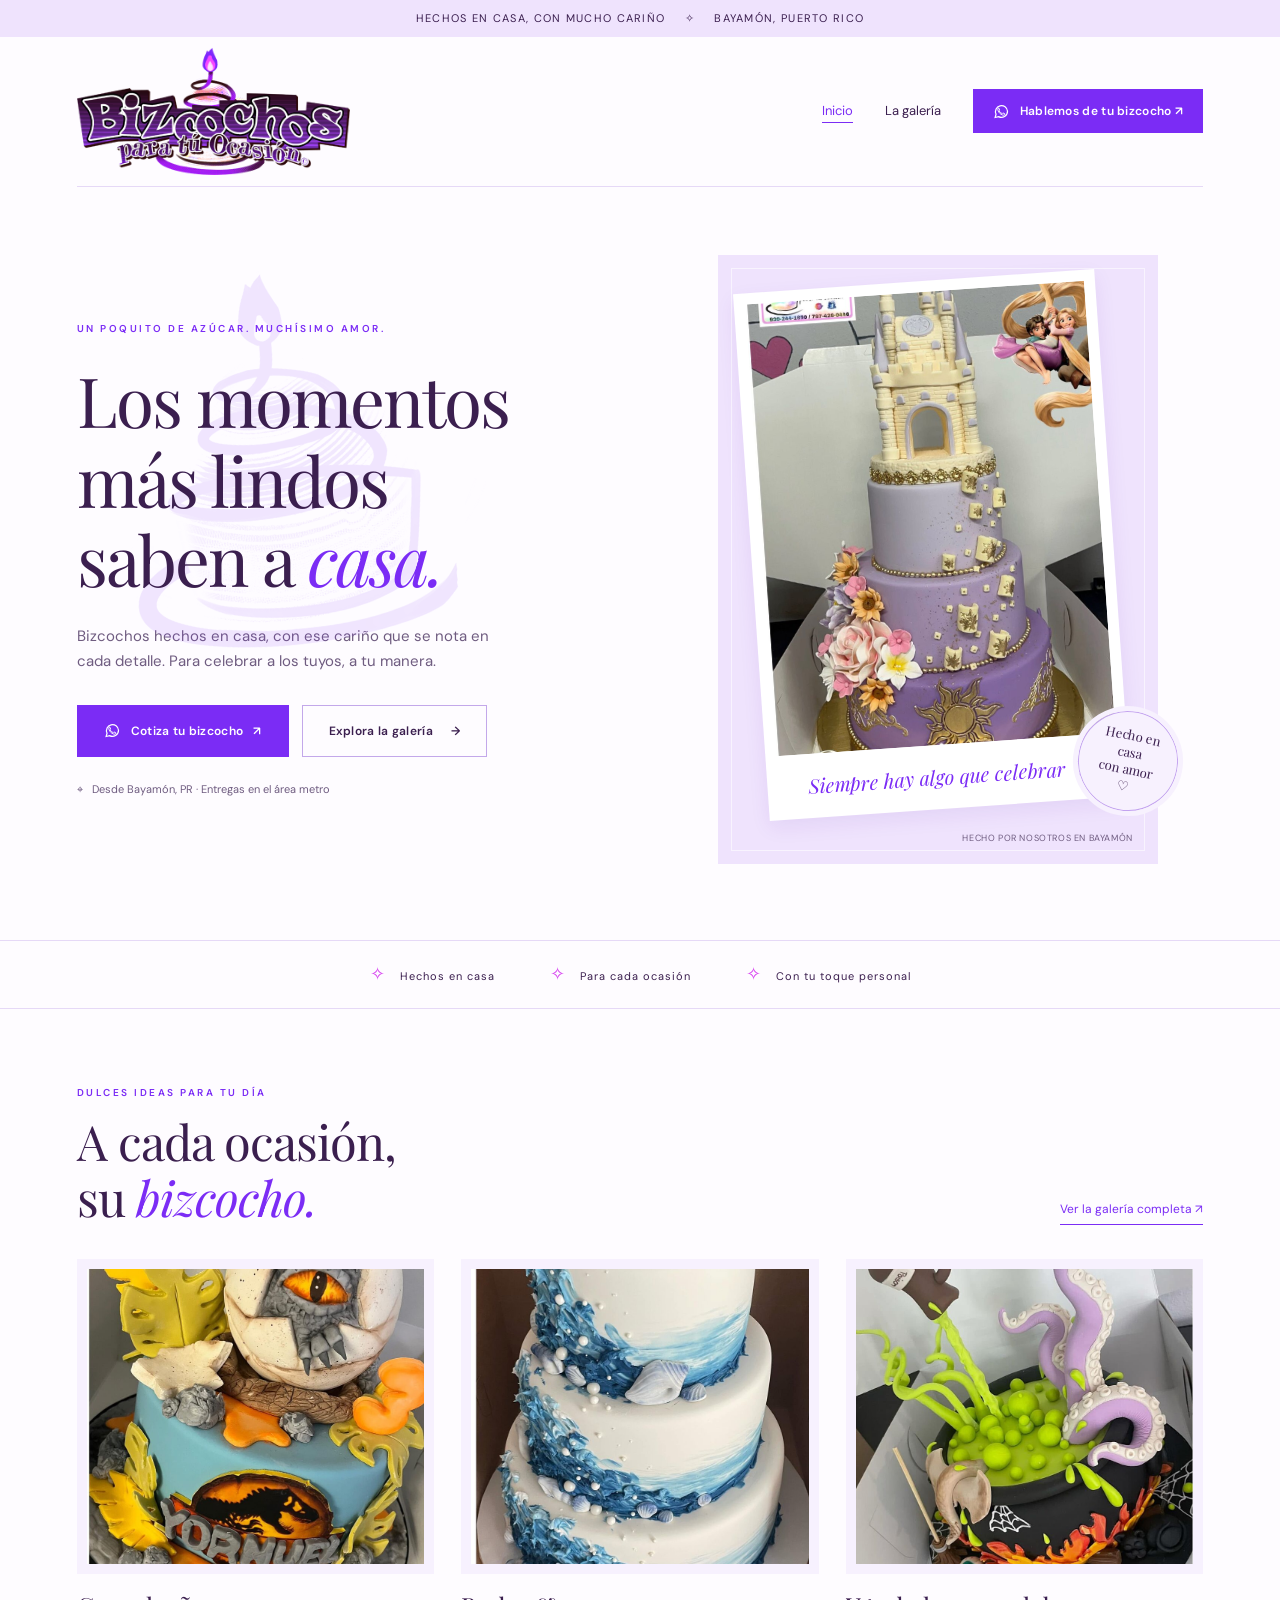
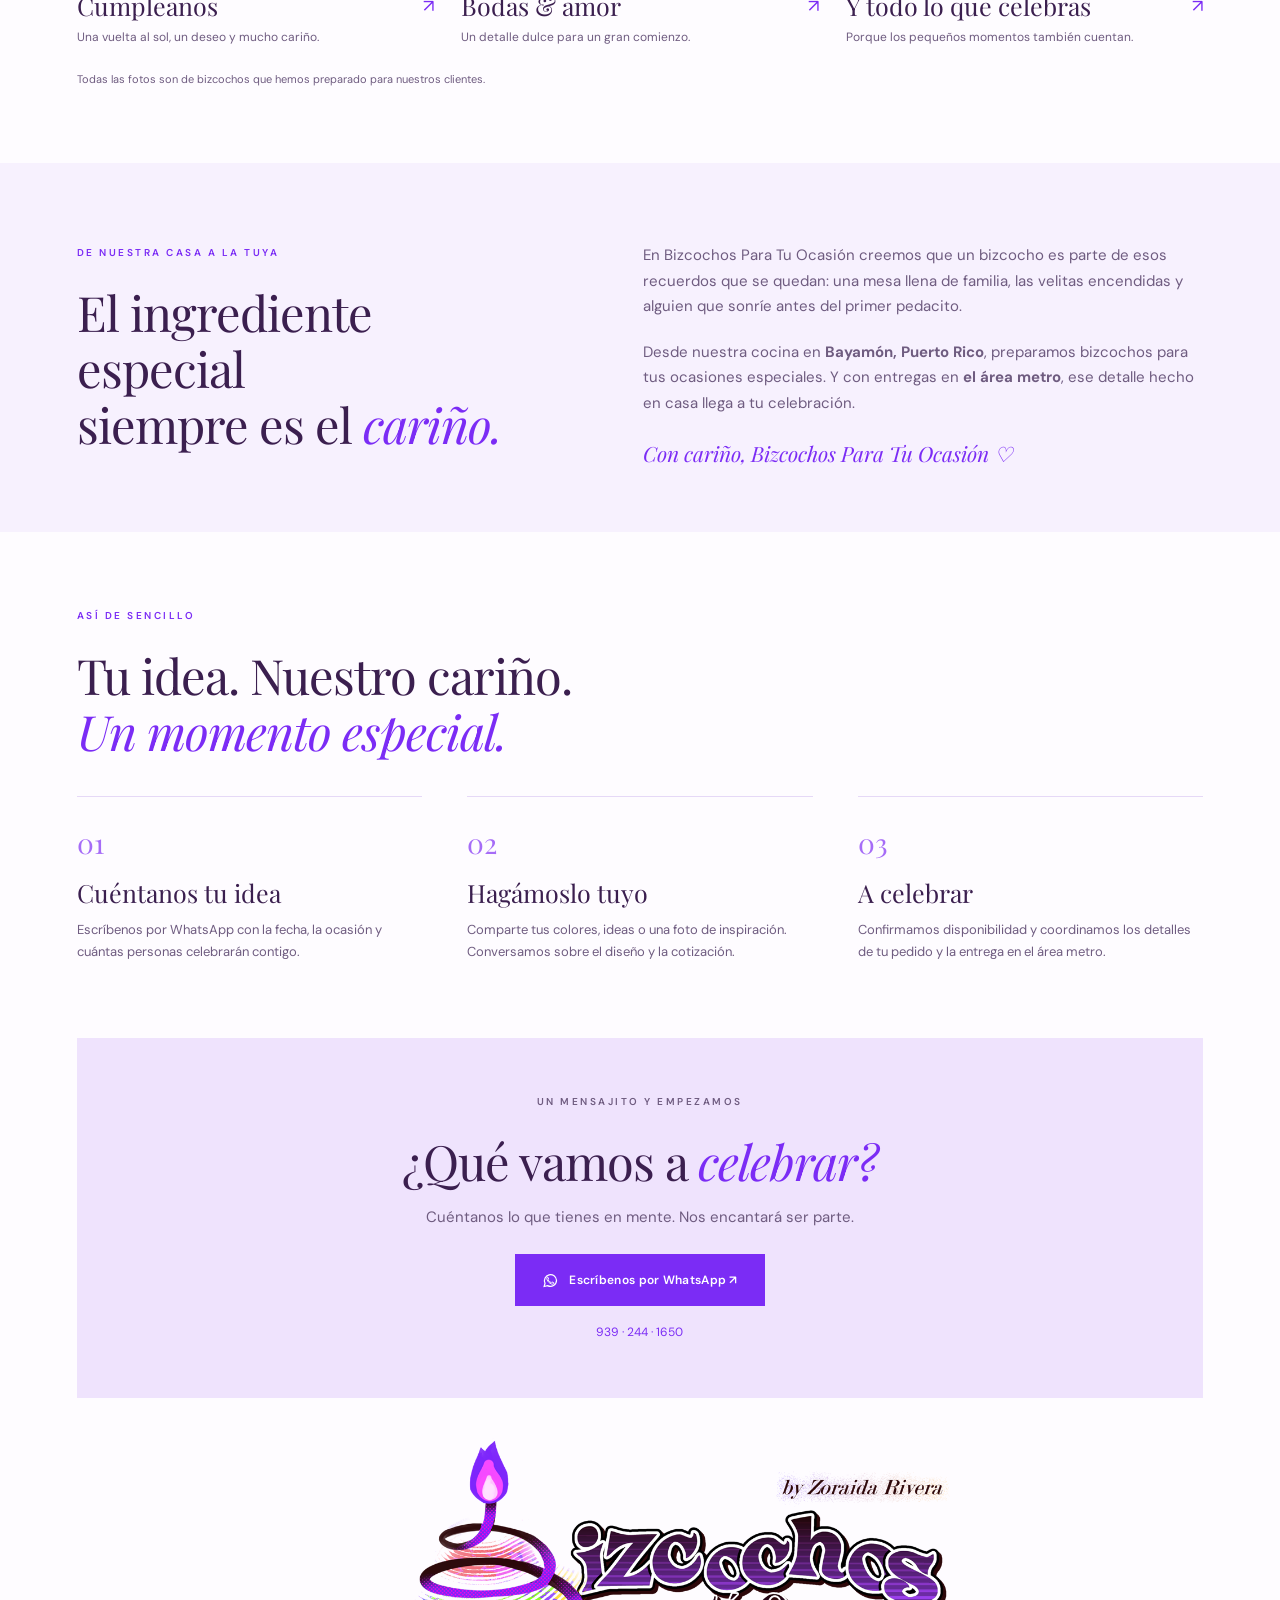
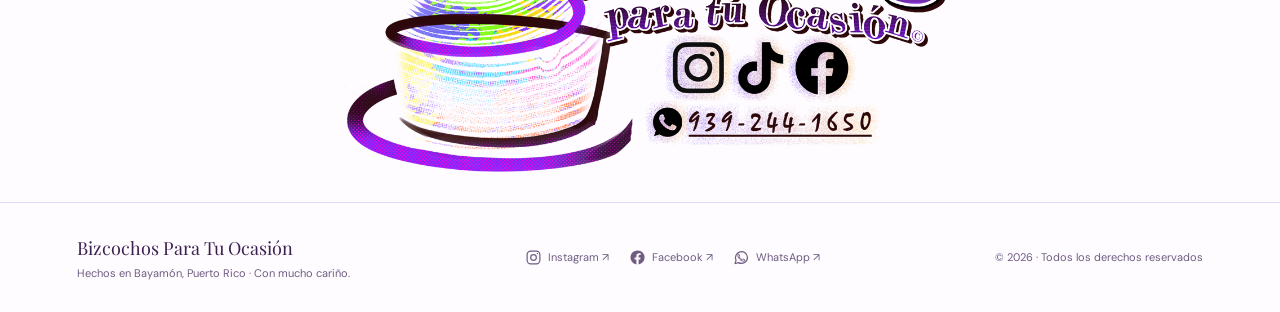
<file: index.html>
<!doctype html><html lang="es-PR"><head><meta charset="utf-8"><meta name="viewport" content="width=device-width, initial-scale=1"><title>Bizcochos en Bayamón | Bizcochos Para Tu Ocasión</title><meta name="description" content="Bizcochos hechos en casa en Bayamón, Puerto Rico, para cumpleaños, bodas y ocasiones especiales. Entregas en el área metro. Cotiza por WhatsApp al 939-244-1650."><link rel="canonical" href="https://bizcochosparatuocasion.com/"><meta name="theme-color" content="#7b2cf5"><meta property="og:type" content="website"><meta property="og:locale" content="es_PR"><meta property="og:title" content="Bizcochos Para Tu Ocasión · Bayamón, PR"><meta property="og:description" content="Un bizcocho hecho en casa. Un recuerdo para siempre. Entregas en el área metro de Puerto Rico."><meta property="og:url" content="https://bizcochosparatuocasion.com/"><link rel="icon" href="logos/favicon-32.png" type="image/png" sizes="32x32"><link rel="apple-touch-icon" href="logos/apple-touch-icon.png"><meta property="og:image" content="https://bizcochosparatuocasion.com/logos/banner.jpg"><link rel="stylesheet" href="styles.css?v=9d3d3667"><script src="site.js?v=ee34969c" defer></script><script type="application/ld+json">{"@context":"https://schema.org","@type":"Bakery","@id":"https://bizcochosparatuocasion.com/#business","name":"Bizcochos Para Tu Ocasión","url":"https://bizcochosparatuocasion.com/","telephone":"+1-939-244-1650","logo":"https://bizcochosparatuocasion.com/logos/logo-512.png","image":"https://bizcochosparatuocasion.com/logos/banner.jpg","description":"Bizcochos hechos en casa en Bayamón, Puerto Rico. Entregas en el área metro.","address":{"@type":"PostalAddress","addressLocality":"Bayamón","addressRegion":"PR","addressCountry":"US"},"areaServed":{"@type":"Place","name":"Área metropolitana de San Juan, Puerto Rico"},"sameAs":["https://www.instagram.com/bizcochos_para_tu_ocasion/","https://www.facebook.com/people/Bizcochos-para-t%C3%BA-Ocasi%C3%B3n/100064667080641/"]}</script></head><body><a class="skip" href="#contenido">Saltar al contenido</a><div class="announcement">HECHOS EN CASA, CON MUCHO CARIÑO <span>✧</span> BAYAMÓN, PUERTO RICO</div><header class="header wrap"><a class="brand" href="index.html" aria-label="Bizcochos Para Tu Ocasión, inicio"><img src="logos/logo-header.png" alt="Bizcochos Para Tu Ocasión" width="640" height="300"></a><nav class="nav" aria-label="Navegación principal"><a href="index.html" aria-current="page">Inicio</a><a href="galeria.html" >La galería</a><a class="button" href="https://wa.me/19392441650" data-whatsapp><svg viewBox="0 0 24 24" aria-hidden="true" focusable="false" fill="none" stroke="currentColor" stroke-width="1.7"><path d="M20.5 11.7a8.5 8.5 0 0 1-12.6 7.5L3 20.5l1.3-4.7a8.5 8.5 0 1 1 16.2-4.1Z"/><path d="m8 7 1.5 3-1 1c1 2 2.5 3.2 4.5 4l1-1 3 1.5c-.5 2-2 2-3.5 1.5-3-1-5.5-3.5-6.5-6.5C6.5 9 6.5 7.5 8 7Z" stroke-width="1.3"/></svg>Hablemos de tu bizcocho ↗</a></nav></header><main id="contenido"><section class="hero wrap"><div class="hero-copy"><p class="eyebrow">UN POQUITO DE AZÚCAR. MUCHÍSIMO AMOR.</p><h1>Los momentos<br>más lindos<br>saben a <em>casa.</em></h1><p>Bizcochos hechos en casa, con ese cariño que se nota en cada detalle. Para celebrar a los tuyos, a tu manera.</p><div class="actions"><a class="button" href="https://wa.me/19392441650" data-whatsapp><svg viewBox="0 0 24 24" aria-hidden="true" focusable="false" fill="none" stroke="currentColor" stroke-width="1.7"><path d="M20.5 11.7a8.5 8.5 0 0 1-12.6 7.5L3 20.5l1.3-4.7a8.5 8.5 0 1 1 16.2-4.1Z"/><path d="m8 7 1.5 3-1 1c1 2 2.5 3.2 4.5 4l1-1 3 1.5c-.5 2-2 2-3.5 1.5-3-1-5.5-3.5-6.5-6.5C6.5 9 6.5 7.5 8 7Z" stroke-width="1.3"/></svg>Cotiza tu bizcocho <span>↗</span></a><a class="button light" href="galeria.html">Explora la galería <span>→</span></a></div><div class="local-note"><span aria-hidden="true">⌖</span> Desde Bayamón, PR · Entregas en el área metro</div></div><div class="hero-art"><figure class="hero-photo"><div class="slides"><img src="fotos/inicio/torre-de-rapunzel.jpg" alt="Bizcocho de cinco pisos en lila con la torre de Rapunzel y flores" width="868" height="1400" class="active" fetchpriority="high"><img src="fotos/inicio/dulces-y-helados.jpg" alt="Bizcocho de cumpleaños pastel con helados, paletas y dulces" width="900" height="1386" loading="lazy"><img src="fotos/inicio/turquesa-y-dorado-con-flores.jpg" alt="Bizcocho de cuatro pisos turquesa y dorado con flores de azúcar" width="813" height="1400" loading="lazy"><img src="fotos/inicio/la-sirenita.jpg" alt="Bizcocho de La Sirenita con corales y conchas" width="900" height="1024" loading="lazy"><img src="fotos/inicio/80-anos-azul-y-dorado.jpg" alt="Bizcocho de 80 años en azul y dorado" width="900" height="1365" loading="lazy"><img src="fotos/inicio/casita-de-hadas.jpg" alt="Bizcocho de cumpleaños de tres pisos con casita de hadas, flores y hongos" width="800" height="1260" loading="lazy"><img src="fotos/inicio/encaje-blanco-y-perlas.jpg" alt="Bizcocho de boda blanco de cuatro pisos con encaje, perlas y rosas" width="800" height="1118" loading="lazy"></div><figcaption class="handwritten">Siempre hay algo que celebrar ♡</figcaption></figure><div class="seal">Hecho en casa<br>con amor<br>♡</div><p class="photo-note">HECHO POR NOSOTROS EN BAYAMÓN</p></div></section><div class="values"><span>Hechos en casa</span><span>Para cada ocasión</span><span>Con tu toque personal</span></div><section class="section wrap"><div class="section-heading"><div><p class="eyebrow">DULCES IDEAS PARA TU DÍA</p><h2>A cada ocasión,<br>su <em>bizcocho.</em></h2></div><a class="text-link" href="galeria.html">Ver la galería completa ↗</a></div><div class="cake-grid"><figure class="cake-card"><a href="galeria.html"><div class="image-frame"><img src="fotos/inicio/huevo-de-dinosaurio.jpg" alt="Bizcocho de cumpleaños de dinosaurios con un huevo roto y hojas tropicales" width="900" height="1258" loading="lazy"></div><figcaption><h3>Cumpleaños</h3><span>↗</span></figcaption><p>Una vuelta al sol, un deseo y mucho cariño.</p></a></figure><figure class="cake-card"><a href="galeria.html"><div class="image-frame"><img src="fotos/inicio/olas-azules.jpg" alt="Bizcocho blanco de tres pisos con olas azules, perlas y conchas" width="882" height="1400" loading="lazy"></div><figcaption><h3>Bodas & amor</h3><span>↗</span></figcaption><p>Un detalle dulce para un gran comienzo.</p></a></figure><figure class="cake-card"><a href="galeria.html"><div class="image-frame"><img src="fotos/inicio/halloween-caldero.jpg" alt="Bizcocho de Halloween con un caldero burbujeante y tentáculos" width="900" height="1200" loading="lazy"></div><figcaption><h3>Y todo lo que celebras</h3><span>↗</span></figcaption><p>Porque los pequeños momentos también cuentan.</p></a></figure></div><p class="disclaimer">Todas las fotos son de bizcochos que hemos preparado para nuestros clientes.</p></section><section class="story"><div class="wrap story-inner"><div><p class="eyebrow">DE NUESTRA CASA A LA TUYA</p><h2>El ingrediente especial<br>siempre es el <em>cariño.</em></h2></div><div><p>En Bizcochos Para Tu Ocasión creemos que un bizcocho es parte de esos recuerdos que se quedan: una mesa llena de familia, las velitas encendidas y alguien que sonríe antes del primer pedacito.</p><p>Desde nuestra cocina en <strong>Bayamón, Puerto Rico</strong>, preparamos bizcochos para tus ocasiones especiales. Y con entregas en <strong>el área metro</strong>, ese detalle hecho en casa llega a tu celebración.</p><span class="story-signature">Con cariño, Bizcochos Para Tu Ocasión ♡</span></div></div></section><section class="section wrap"><p class="eyebrow">ASÍ DE SENCILLO</p><h2>Tu idea. Nuestro cariño.<br><em>Un momento especial.</em></h2><div class="steps"><div class="step"><span class="number">01</span><h3>Cuéntanos tu idea</h3><p>Escríbenos por WhatsApp con la fecha, la ocasión y cuántas personas celebrarán contigo.</p></div><div class="step"><span class="number">02</span><h3>Hagámoslo tuyo</h3><p>Comparte tus colores, ideas o una foto de inspiración. Conversamos sobre el diseño y la cotización.</p></div><div class="step"><span class="number">03</span><h3>A celebrar</h3><p>Confirmamos disponibilidad y coordinamos los detalles de tu pedido y la entrega en el área metro.</p></div></div></section><section class="contact wrap" id="contacto"><p class="eyebrow">UN MENSAJITO Y EMPEZAMOS</p><h2>¿Qué vamos a <em>celebrar?</em></h2><p>Cuéntanos lo que tienes en mente. Nos encantará ser parte.</p><a class="button" href="https://wa.me/19392441650" data-whatsapp><svg viewBox="0 0 24 24" aria-hidden="true" focusable="false" fill="none" stroke="currentColor" stroke-width="1.7"><path d="M20.5 11.7a8.5 8.5 0 0 1-12.6 7.5L3 20.5l1.3-4.7a8.5 8.5 0 1 1 16.2-4.1Z"/><path d="m8 7 1.5 3-1 1c1 2 2.5 3.2 4.5 4l1-1 3 1.5c-.5 2-2 2-3.5 1.5-3-1-5.5-3.5-6.5-6.5C6.5 9 6.5 7.5 8 7Z" stroke-width="1.3"/></svg>Escríbenos por WhatsApp ↗</a><a class="phone" href="tel:+19392441650">939 · 244 · 1650</a></section></main><div class="footer-banner wrap"><img src="logos/banner-footer.png" alt="Bizcochos Para Tu Ocasión by Zoraida Rivera · Instagram, TikTok y Facebook · WhatsApp 939-244-1650" width="1100" height="593" loading="lazy"></div><footer><div class="wrap footer-inner"><div><div class="footer-name">Bizcochos Para Tu Ocasión</div><span>Hechos en Bayamón, Puerto Rico · Con mucho cariño.</span></div><div class="footer-links"><a href="https://www.instagram.com/bizcochos_para_tu_ocasion/"><svg viewBox="0 0 24 24" aria-hidden="true" focusable="false" fill="none" stroke="currentColor" stroke-width="1.7"><rect x="3" y="3" width="18" height="18" rx="5"/><circle cx="12" cy="12" r="4"/><circle cx="17.5" cy="6.5" r="1" fill="currentColor" stroke="none"/></svg> Instagram ↗</a><a href="https://www.facebook.com/people/Bizcochos-para-t%C3%BA-Ocasi%C3%B3n/100064667080641/"><svg viewBox="0 0 24 24" aria-hidden="true" focusable="false" fill="currentColor"><path d="M22 12a10 10 0 1 0-11.56 9.88v-6.99H7.9V12h2.54V9.8c0-2.5 1.49-3.89 3.77-3.89 1.09 0 2.23.2 2.23.2v2.45h-1.26c-1.24 0-1.62.77-1.62 1.56V12h2.77l-.44 2.89h-2.33v6.99A10 10 0 0 0 22 12Z"/></svg> Facebook ↗</a><a href="https://wa.me/19392441650" data-whatsapp><svg viewBox="0 0 24 24" aria-hidden="true" focusable="false" fill="none" stroke="currentColor" stroke-width="1.7"><path d="M20.5 11.7a8.5 8.5 0 0 1-12.6 7.5L3 20.5l1.3-4.7a8.5 8.5 0 1 1 16.2-4.1Z"/><path d="m8 7 1.5 3-1 1c1 2 2.5 3.2 4.5 4l1-1 3 1.5c-.5 2-2 2-3.5 1.5-3-1-5.5-3.5-6.5-6.5C6.5 9 6.5 7.5 8 7Z" stroke-width="1.3"/></svg> WhatsApp ↗</a></div><span>© 2026 · Todos los derechos reservados</span></div></footer></body></html>
</file>
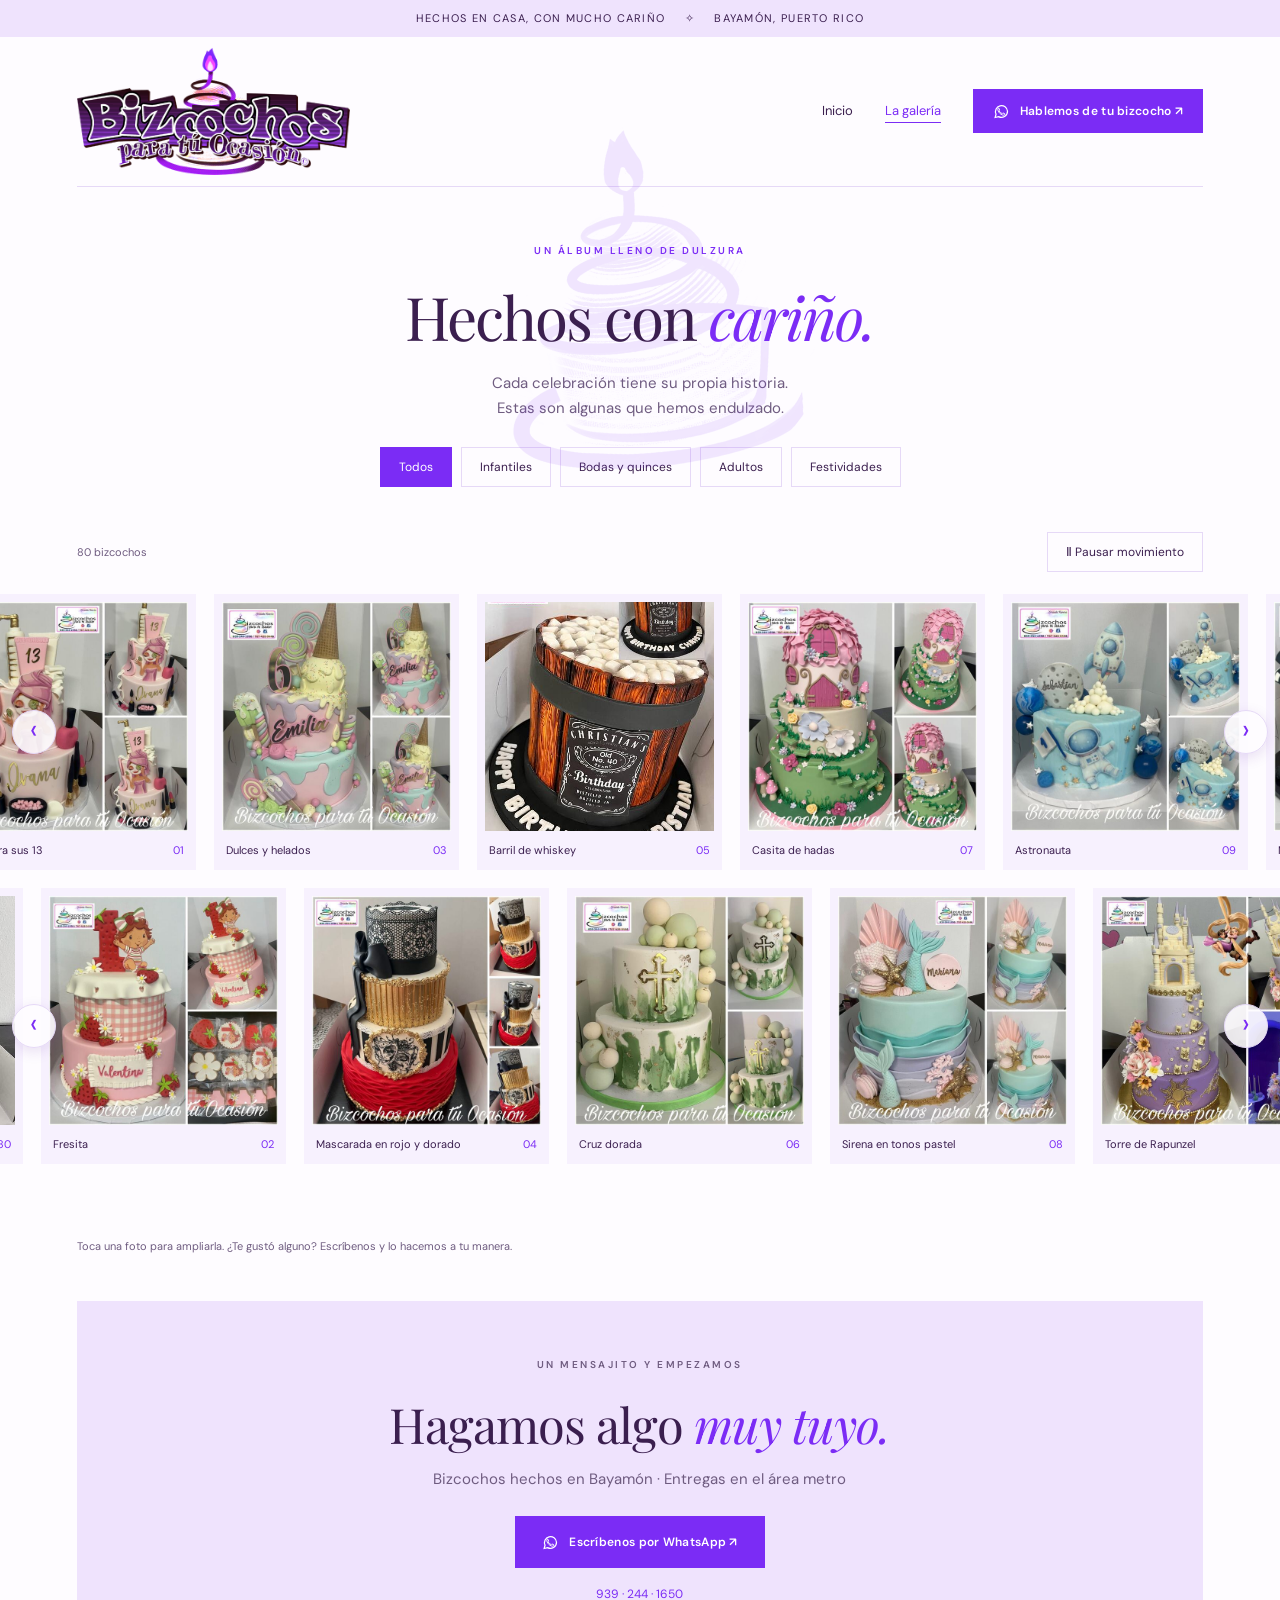
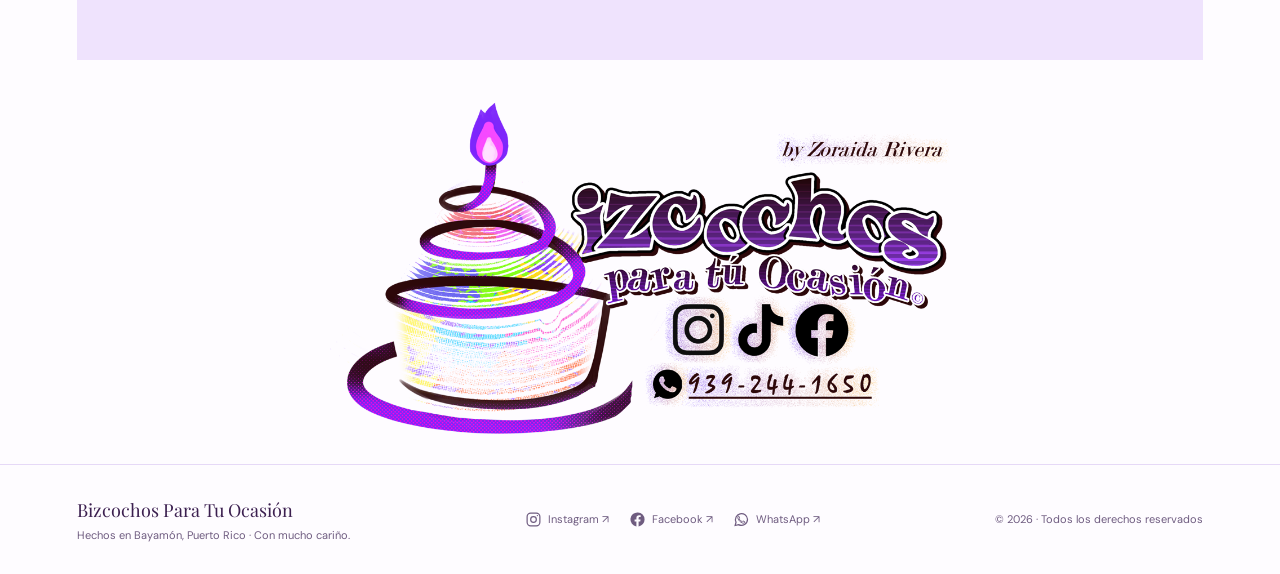
<file: galeria.html>
<!doctype html><html lang="es-PR"><head><meta charset="utf-8"><meta name="viewport" content="width=device-width, initial-scale=1"><title>Galería de bizcochos | Bizcochos Para Tu Ocasión</title><meta name="description" content="Bizcochos hechos en casa en Bayamón, Puerto Rico, para cumpleaños, bodas y ocasiones especiales. Entregas en el área metro. Cotiza por WhatsApp al 939-244-1650."><link rel="canonical" href="https://bizcochosparatuocasion.com/galeria.html"><meta name="theme-color" content="#7b2cf5"><meta property="og:type" content="website"><meta property="og:locale" content="es_PR"><meta property="og:title" content="Bizcochos Para Tu Ocasión · Bayamón, PR"><meta property="og:description" content="Un bizcocho hecho en casa. Un recuerdo para siempre. Entregas en el área metro de Puerto Rico."><meta property="og:url" content="https://bizcochosparatuocasion.com/galeria.html"><link rel="icon" href="logos/favicon-32.png" type="image/png" sizes="32x32"><link rel="apple-touch-icon" href="logos/apple-touch-icon.png"><meta property="og:image" content="https://bizcochosparatuocasion.com/logos/banner.jpg"><link rel="stylesheet" href="styles.css?v=9d3d3667"><script src="site.js?v=ee34969c" defer></script></head><body><a class="skip" href="#contenido">Saltar al contenido</a><div class="announcement">HECHOS EN CASA, CON MUCHO CARIÑO <span>✧</span> BAYAMÓN, PUERTO RICO</div><header class="header wrap"><a class="brand" href="index.html" aria-label="Bizcochos Para Tu Ocasión, inicio"><img src="logos/logo-header.png" alt="Bizcochos Para Tu Ocasión" width="640" height="300"></a><nav class="nav" aria-label="Navegación principal"><a href="index.html" >Inicio</a><a href="galeria.html" aria-current="page">La galería</a><a class="button" href="https://wa.me/19392441650" data-whatsapp><svg viewBox="0 0 24 24" aria-hidden="true" focusable="false" fill="none" stroke="currentColor" stroke-width="1.7"><path d="M20.5 11.7a8.5 8.5 0 0 1-12.6 7.5L3 20.5l1.3-4.7a8.5 8.5 0 1 1 16.2-4.1Z"/><path d="m8 7 1.5 3-1 1c1 2 2.5 3.2 4.5 4l1-1 3 1.5c-.5 2-2 2-3.5 1.5-3-1-5.5-3.5-6.5-6.5C6.5 9 6.5 7.5 8 7Z" stroke-width="1.3"/></svg>Hablemos de tu bizcocho ↗</a></nav></header><main id="contenido"><section class="gallery-intro"><p class="eyebrow">UN ÁLBUM LLENO DE DULZURA</p><h1>Hechos con <em>cariño.</em></h1><p>Cada celebración tiene su propia historia.<br>Estas son algunas que hemos endulzado.</p><div class="gallery-controls" aria-label="Filtrar fotos"><button class="filter active" data-category="todos" aria-pressed="true">Todos</button><button class="filter " data-category="infantiles" aria-pressed="false">Infantiles</button><button class="filter " data-category="bodas-y-quinces" aria-pressed="false">Bodas y quinces</button><button class="filter " data-category="adultos" aria-pressed="false">Adultos</button><button class="filter " data-category="festividades" aria-pressed="false">Festividades</button></div></section><div class="gallery-tools wrap"><span id="gallery-count" aria-live="polite">80 bizcochos</span><button class="pause" aria-pressed="false">Ⅱ Pausar movimiento</button></div><div class="gallery-stage" aria-label="Galería de nuestros bizcochos"></div><noscript><p class="wrap">Activa JavaScript para explorar la galería. Puedes <a href="https://www.instagram.com/bizcochos_para_tu_ocasion/">ver nuestros bizcochos en Instagram</a>.</p></noscript><div class="wrap"><p class="disclaimer" style="margin:0 0 45px">Toca una foto para ampliarla. ¿Te gustó alguno? Escríbenos y lo hacemos a tu manera.</p></div><dialog aria-labelledby="photo-title"><div class="dialog-bar"><h2 id="photo-title" style="font-size:24px">Bizcocho</h2><button type="button" aria-label="Cerrar foto">×</button></div><img alt=""><p>Hecho por Bizcochos Para Tu Ocasión en Bayamón, Puerto Rico.</p></dialog><section class="contact wrap" id="contacto"><p class="eyebrow">UN MENSAJITO Y EMPEZAMOS</p><h2>Hagamos algo <em>muy tuyo.</em></h2><p>Bizcochos hechos en Bayamón · Entregas en el área metro</p><a class="button" href="https://wa.me/19392441650" data-whatsapp><svg viewBox="0 0 24 24" aria-hidden="true" focusable="false" fill="none" stroke="currentColor" stroke-width="1.7"><path d="M20.5 11.7a8.5 8.5 0 0 1-12.6 7.5L3 20.5l1.3-4.7a8.5 8.5 0 1 1 16.2-4.1Z"/><path d="m8 7 1.5 3-1 1c1 2 2.5 3.2 4.5 4l1-1 3 1.5c-.5 2-2 2-3.5 1.5-3-1-5.5-3.5-6.5-6.5C6.5 9 6.5 7.5 8 7Z" stroke-width="1.3"/></svg>Escríbenos por WhatsApp ↗</a><a class="phone" href="tel:+19392441650">939 · 244 · 1650</a></section></main><div class="footer-banner wrap"><img src="logos/banner-footer.png" alt="Bizcochos Para Tu Ocasión by Zoraida Rivera · Instagram, TikTok y Facebook · WhatsApp 939-244-1650" width="1100" height="593" loading="lazy"></div><footer><div class="wrap footer-inner"><div><div class="footer-name">Bizcochos Para Tu Ocasión</div><span>Hechos en Bayamón, Puerto Rico · Con mucho cariño.</span></div><div class="footer-links"><a href="https://www.instagram.com/bizcochos_para_tu_ocasion/"><svg viewBox="0 0 24 24" aria-hidden="true" focusable="false" fill="none" stroke="currentColor" stroke-width="1.7"><rect x="3" y="3" width="18" height="18" rx="5"/><circle cx="12" cy="12" r="4"/><circle cx="17.5" cy="6.5" r="1" fill="currentColor" stroke="none"/></svg> Instagram ↗</a><a href="https://www.facebook.com/people/Bizcochos-para-t%C3%BA-Ocasi%C3%B3n/100064667080641/"><svg viewBox="0 0 24 24" aria-hidden="true" focusable="false" fill="currentColor"><path d="M22 12a10 10 0 1 0-11.56 9.88v-6.99H7.9V12h2.54V9.8c0-2.5 1.49-3.89 3.77-3.89 1.09 0 2.23.2 2.23.2v2.45h-1.26c-1.24 0-1.62.77-1.62 1.56V12h2.77l-.44 2.89h-2.33v6.99A10 10 0 0 0 22 12Z"/></svg> Facebook ↗</a><a href="https://wa.me/19392441650" data-whatsapp><svg viewBox="0 0 24 24" aria-hidden="true" focusable="false" fill="none" stroke="currentColor" stroke-width="1.7"><path d="M20.5 11.7a8.5 8.5 0 0 1-12.6 7.5L3 20.5l1.3-4.7a8.5 8.5 0 1 1 16.2-4.1Z"/><path d="m8 7 1.5 3-1 1c1 2 2.5 3.2 4.5 4l1-1 3 1.5c-.5 2-2 2-3.5 1.5-3-1-5.5-3.5-6.5-6.5C6.5 9 6.5 7.5 8 7Z" stroke-width="1.3"/></svg> WhatsApp ↗</a></div><span>© 2026 · Todos los derechos reservados</span></div></footer></body></html>
</file>
<file: styles.css>
@import url('https://fonts.googleapis.com/css2?family=DM+Sans:wght@400;500;600;700&family=Playfair+Display:ital,wght@0,400;0,500;0,600;0,700;1,400;1,500&display=swap');
:root{--ink:#3b1f4f;--muted:#6f5c80;--rose:#7b2cf5;--pink:#efe3fd;--paper:#fefcff;--cream:#f7f1fe;--line:#e6d9f7;--magenta:#d63ff0}*{box-sizing:border-box}body{margin:0;background:var(--paper);color:var(--ink);font-family:'DM Sans',sans-serif;font-size:15px;line-height:1.7}a{color:inherit;text-decoration:none}button{font:inherit;cursor:pointer}img{display:block;width:100%;object-fit:cover}h1,h2,h3,p{margin:0}h1,h2,h3{font-family:'Playfair Display',Georgia,serif;font-weight:400;line-height:1.15}h1{font-size:clamp(46px,5.4vw,78px);letter-spacing:-2px}h2{font-size:clamp(34px,3.8vw,49px);letter-spacing:-1px}h3{font-size:25px}em{font-weight:400;color:var(--rose)}.wrap{width:min(1180px,88%);margin:auto}.announcement{background:var(--pink);text-align:center;font-size:11px;letter-spacing:1.3px;padding:9px 15px}.announcement span{margin:0 15px}.header{display:flex;align-items:center;justify-content:space-between;gap:24px;min-height:150px;border-bottom:1px solid var(--line)}.brand{display:flex;align-items:center;gap:12px;line-height:1.2}.brand img{width:auto;height:128px}.brand strong{font-family:'Playfair Display',Georgia,serif;font-size:23px;font-weight:500}.brand small{display:block;text-transform:uppercase;font-size:9px;letter-spacing:2.8px;margin-top:7px}.nav{display:flex;align-items:center;gap:32px;font-size:13px}.nav a[aria-current=page]{color:var(--rose);border-bottom:1px solid var(--rose)}.nav .button{padding:11px 19px}.button{display:inline-flex;align-items:center;justify-content:center;gap:18px;padding:15px 26px;background:var(--rose);border:1px solid var(--rose);color:white;font-size:12px;font-weight:600;letter-spacing:.3px;transition:background .2s}.button:hover{background:#5d17c9}.button.light{background:transparent;color:var(--ink);border-color:#c3a8ea}.button.light:hover{background:var(--pink)}.eyebrow{text-transform:uppercase;letter-spacing:2.5px;font-size:10px;font-weight:600;color:var(--rose);margin-bottom:23px}.hero{display:grid;grid-template-columns:1fr 1fr;gap:65px;align-items:center;padding:68px 0 76px}.hero-copy>p:not(.eyebrow){max-width:425px;color:var(--muted);margin:25px 0;font-size:15px}.hero-copy .actions{display:flex;gap:13px;margin:30px 0 23px}.local-note{font-size:11px;color:var(--muted);display:flex;gap:9px;align-items:center}.hero-art{position:relative;padding:26px 25px 18px 33px;background:var(--pink)}.hero-art:before{content:'';position:absolute;inset:13px;border:1px solid #fff9;pointer-events:none}.hero-photo{position:relative;background:white;padding:11px 11px 0;transform:rotate(-4deg);box-shadow:0 7px 20px #5a1fa014;margin:0 20px 15px 0}.hero-photo .slides{position:relative;aspect-ratio:3/4;overflow:hidden}.hero-photo .slides img{position:absolute;inset:0;height:100%;opacity:0;transition:opacity 1.2s ease}.hero-photo .slides img.active{opacity:1}.handwritten{font-family:'Playfair Display',Georgia,serif;font-style:italic;font-size:20px;text-align:center;padding:15px 5px;color:var(--rose)}.seal{position:absolute;right:-20px;bottom:53px;width:100px;height:100px;border-radius:50%;background:var(--cream);border:1px solid #c3a3ef;outline:5px solid var(--cream);display:flex;align-items:center;justify-content:center;text-align:center;font-family:'Playfair Display',Georgia,serif;line-height:1.3;font-size:13px;padding:8px;transform:rotate(12deg)}.photo-note{font-size:9px;color:var(--muted);letter-spacing:.6px;text-align:right;margin-top:22px}.values{border-top:1px solid var(--line);border-bottom:1px solid var(--line);display:flex;justify-content:center;gap:55px;padding:18px 0;font-size:11px;letter-spacing:1px}.values span::before{content:'✧';color:var(--magenta);font-size:18px;margin-right:14px}.section{padding:75px 0}.section-heading{display:flex;justify-content:space-between;align-items:end;margin-bottom:34px;gap:20px}.section-heading .eyebrow{margin-bottom:12px}.text-link{font-size:12px;border-bottom:1px solid var(--rose);padding-bottom:4px;color:var(--rose);white-space:nowrap}.cake-grid{display:grid;grid-template-columns:repeat(3,1fr);gap:27px}.cake-card{margin:0}.cake-card .image-frame{background:var(--cream);padding:10px;overflow:hidden}.cake-card img{height:295px;transition:transform .5s}.cake-card a:hover img{transform:scale(1.04)}.cake-card figcaption{display:flex;align-items:center;justify-content:space-between;padding-top:17px}.cake-card figcaption span{color:var(--rose);font-size:18px}.cake-card p{font-size:12px;color:var(--muted);margin-top:6px}.disclaimer{font-size:11px;color:var(--muted);margin-top:22px}.story{background:var(--cream);padding:60px 0}.story-inner{display:grid;grid-template-columns:1fr 1.2fr;gap:100px;align-items:center}.story p:not(.eyebrow){color:var(--muted);margin:20px 0}.story-signature{font-family:'Playfair Display',serif;color:var(--rose);font-style:italic;font-size:21px}.steps{display:grid;grid-template-columns:repeat(3,1fr);gap:45px;margin-top:37px}.step{border-top:1px solid var(--line);padding-top:22px}.step .number{font-family:'Playfair Display',serif;color:#a66cf7;font-size:28px}.step h3{margin:12px 0}.step p{color:var(--muted);font-size:13px}.contact{background:var(--pink);text-align:center;padding:55px 20px;margin-bottom:65px;position:relative}.contact h2{margin-bottom:16px}.contact p{color:var(--muted);margin-bottom:23px}.contact .phone{display:block;font-size:12px;margin-top:16px;color:var(--rose)}footer{border-top:1px solid var(--line);padding:30px 0}.footer-inner{display:flex;justify-content:space-between;align-items:center;gap:20px;font-size:11px;color:var(--muted)}.footer-name{font-family:'Playfair Display',serif;font-size:18px;color:var(--ink)}.footer-links{display:flex;gap:20px}.skip{position:absolute;left:20px;top:-100px;background:white;padding:10px;z-index:10}.skip:focus{top:10px}:focus-visible{outline:3px solid var(--rose);outline-offset:5px}.gallery-intro{text-align:center;padding:55px 20px 30px}.gallery-intro h1{font-size:60px}.gallery-intro>p:not(.eyebrow){color:var(--muted);max-width:520px;margin:20px auto}.gallery-controls{display:flex;justify-content:center;gap:9px;flex-wrap:wrap;margin:25px 0 15px}.filter,.pause{border:1px solid var(--line);padding:9px 18px;background:transparent;color:var(--ink);font-size:12px}.filter.active{background:var(--rose);border-color:var(--rose);color:white}.gallery-tools{display:flex;align-items:center;justify-content:space-between;gap:20px;font-size:11px;color:var(--muted);margin-bottom:22px}.gallery-stage{overflow:hidden;padding-bottom:55px}.gallery-row-wrap{position:relative;margin:0 0 18px}.gallery-row{overflow-x:auto;scrollbar-width:none;cursor:grab;overscroll-behavior-x:contain}.gallery-row::-webkit-scrollbar{display:none}.gallery-row.dragging{cursor:grabbing;user-select:none}.gallery-row.dragging img{pointer-events:none}.gallery-track{display:flex;width:max-content;gap:18px}.row-arrow{position:absolute;top:50%;transform:translateY(-50%);z-index:2;width:44px;height:44px;border-radius:50%;border:1px solid var(--line);background:#fefcffe6;color:var(--rose);font-size:28px;line-height:1;display:flex;align-items:center;justify-content:center;padding:0 0 4px;box-shadow:0 4px 14px #5a1fa022}.row-arrow:hover{background:var(--rose);color:white}.row-arrow.prev{left:12px}.row-arrow.next{right:12px}.gallery-item{border:0;padding:8px 8px 0;background:var(--cream);width:245px;text-align:left;color:var(--ink)}.gallery-item img{height:229px}.gallery-item span{display:block;padding:10px 4px;font-size:11px}.gallery-item span b{float:right;color:var(--rose);font-weight:400}dialog{border:1px solid var(--line);padding:18px;background:var(--paper);width:min(600px,92vw);max-height:90vh;color:var(--ink)}dialog::backdrop{background:#2a1438b8}dialog img{max-height:65vh;object-fit:contain;background:var(--cream)}.dialog-bar{display:flex;justify-content:space-between;align-items:center;margin-bottom:12px}.dialog-bar button{background:none;border:0;font-size:24px;color:var(--ink)}dialog p{font-size:11px;color:var(--muted);margin-top:12px}.empty{padding:40px;text-align:center}
@media(min-width:1500px){.gallery-item{width:290px}.gallery-item img{height:274px}}@media(max-width:850px){.header{min-height:95px}.nav{gap:19px}.hero{gap:30px}.seal{right:-10px;width:86px;height:86px;font-size:12px}.hero-copy .actions{flex-direction:column;align-items:start}.values{gap:20px;font-size:9px}.cake-card img{height:230px}.story-inner{gap:40px}.brand strong{font-size:19px}.nav .button{padding:9px 12px}.cake-grid{gap:16px}}@media(max-width:600px){.wrap{width:88%}.announcement{font-size:9px;letter-spacing:.5px}.announcement span{margin:0 6px}.header{flex-wrap:wrap;justify-content:center;padding:20px 0 15px;gap:18px}.brand strong{font-size:24px}.nav{width:100%;justify-content:center;gap:28px}.nav .button{font-size:11px}.hero{grid-template-columns:1fr;padding:40px 0 45px;gap:35px}h1{font-size:53px}.hero-copy>p:not(.eyebrow){margin:22px 0}.hero-copy .actions{flex-direction:row;gap:10px}.button{padding:13px 17px;font-size:11px}.hero-art{margin:0 12px 0 0;padding:22px}.hero-photo{margin-right:10px}.seal{bottom:55px}.values{gap:10px;flex-wrap:wrap;padding:14px 0}.values span::before{margin-right:6px}.section{padding:47px 0}.section-heading{align-items:start}.section-heading h2{font-size:35px}.section-heading .text-link{margin-top:30px;font-size:10px}.cake-grid{grid-template-columns:1fr;gap:30px}.cake-card img{height:320px}.story{padding:45px 0}.story-inner{grid-template-columns:1fr;gap:15px}.steps{grid-template-columns:1fr;gap:25px}.step{display:grid;grid-template-columns:40px 1fr;column-gap:14px}.step h3{margin:3px 0 8px}.step p{grid-column:2}.contact{margin-bottom:35px;padding:40px 20px}.footer-inner{flex-direction:column;text-align:center;gap:15px}.gallery-intro{padding-top:40px}.gallery-intro h1{font-size:46px}.gallery-tools{align-items:start}.gallery-item{width:195px}.gallery-item img{height:179px}.gallery-track{gap:14px}.gallery-row-wrap{margin-bottom:14px}.row-arrow{width:38px;height:38px;font-size:24px}}@media(prefers-reduced-motion:reduce){*{animation:none!important;transition:none!important}}
.gallery-stage.paused .gallery-row{overflow-x:auto}.gallery-stage.paused .gallery-track{animation:none;transform:none}.gallery-track{padding-right:18px}@media(max-width:600px){.gallery-track{padding-right:14px}}
.footer-links a{display:inline-flex;align-items:center;gap:6px}.footer-links svg,.button svg{width:17px;height:17px;flex-shrink:0}.button:has(svg){gap:10px}@media(max-width:600px){.nav{gap:18px}.nav .button{padding:9px 10px}.nav .button svg{width:15px;height:15px}}
@media(max-width:850px){.brand img{height:100px}}@media(max-width:600px){.brand img{height:110px}}
.footer-banner{margin:-25px auto 30px;text-align:center}.footer-banner img{width:min(620px,100%);height:auto;margin:auto;object-fit:contain}@media(max-width:600px){.footer-banner{margin:-10px auto 20px}}
.gallery-intro h1,.hero h1{position:relative;isolation:isolate}.gallery-intro h1::before,.hero h1::before{content:'';position:absolute;left:50%;top:50%;width:400px;height:400px;transform:translate(-50%,-54%) rotate(-8deg);background:url(logos/cake-outline-purple.png) center/contain no-repeat;opacity:.11;z-index:-1;pointer-events:none}.hero h1::before{left:38%;width:440px;height:440px}@media(max-width:600px){.gallery-intro h1::before,.hero h1::before{width:290px;height:290px}}
.hero-art{width:min(100%,440px);justify-self:center}
@media(max-width:600px){.handwritten{font-size:18px;padding-right:48px}}
</file>
